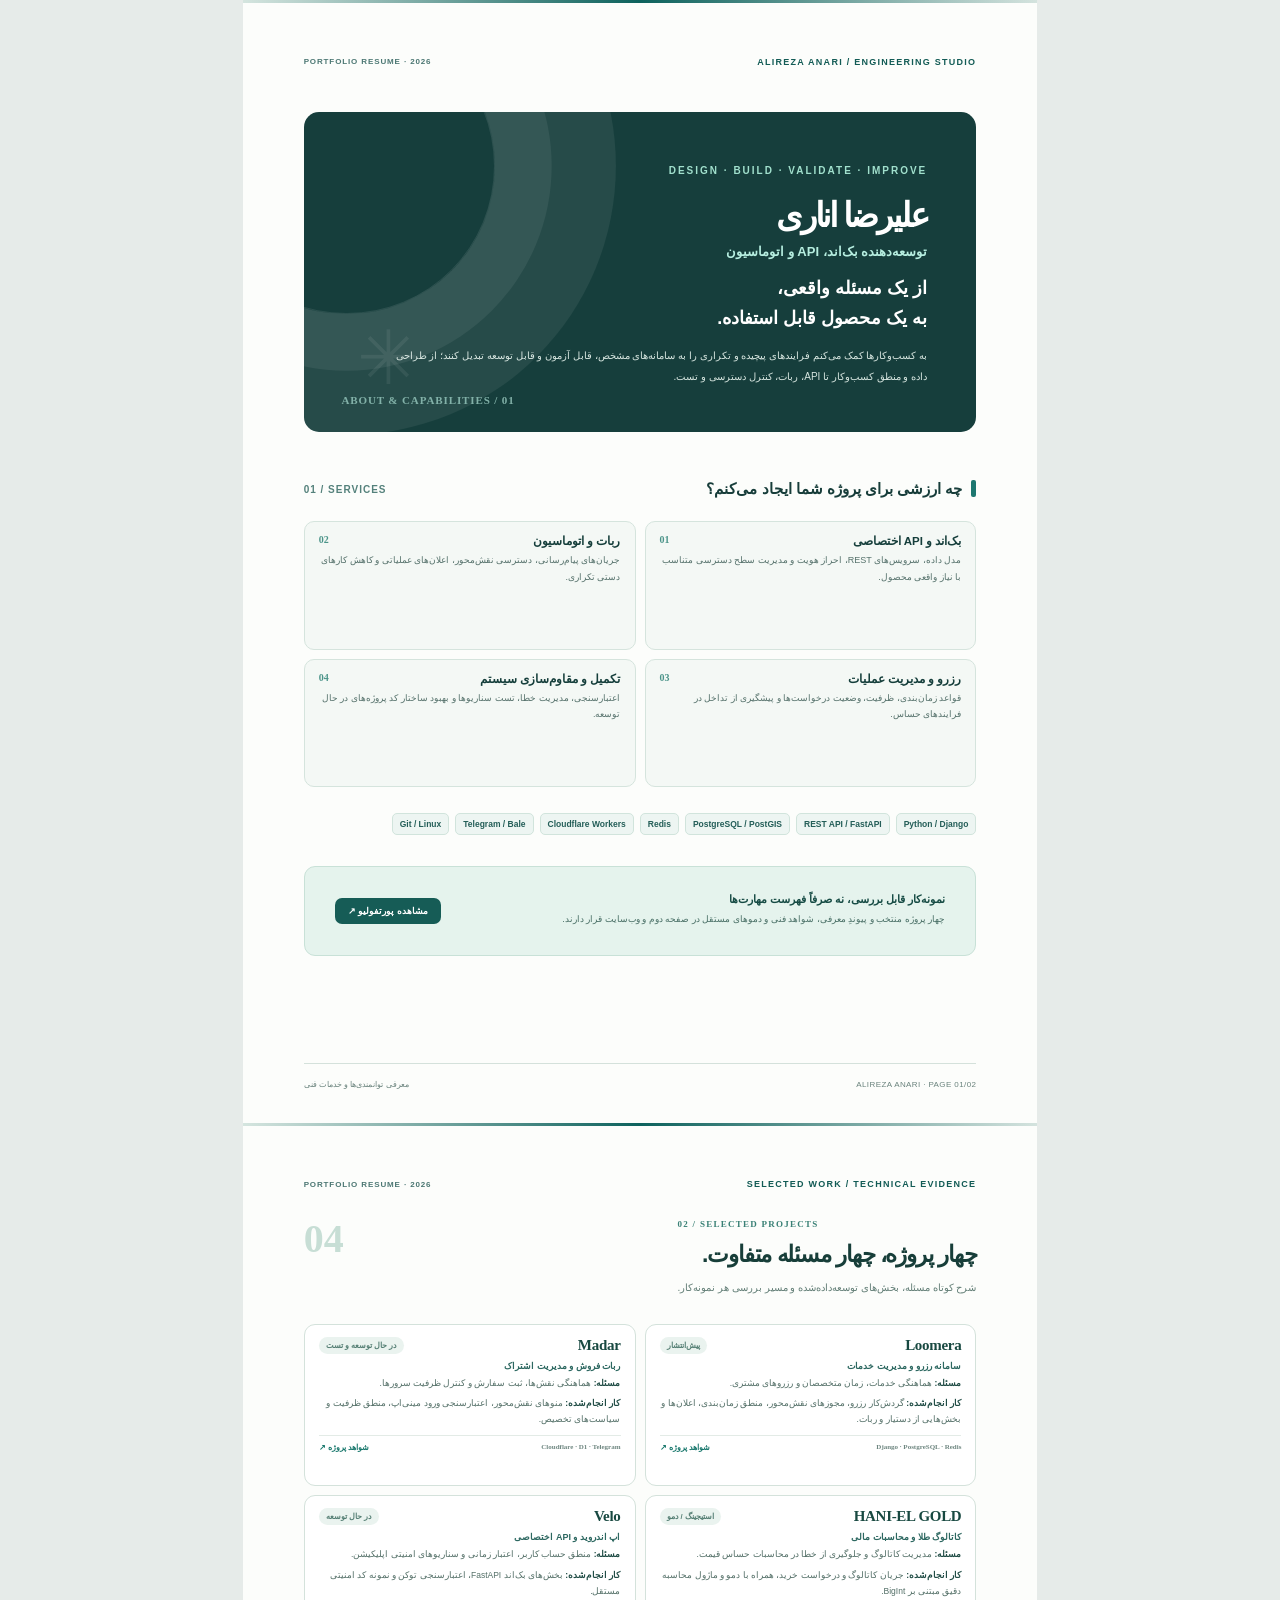
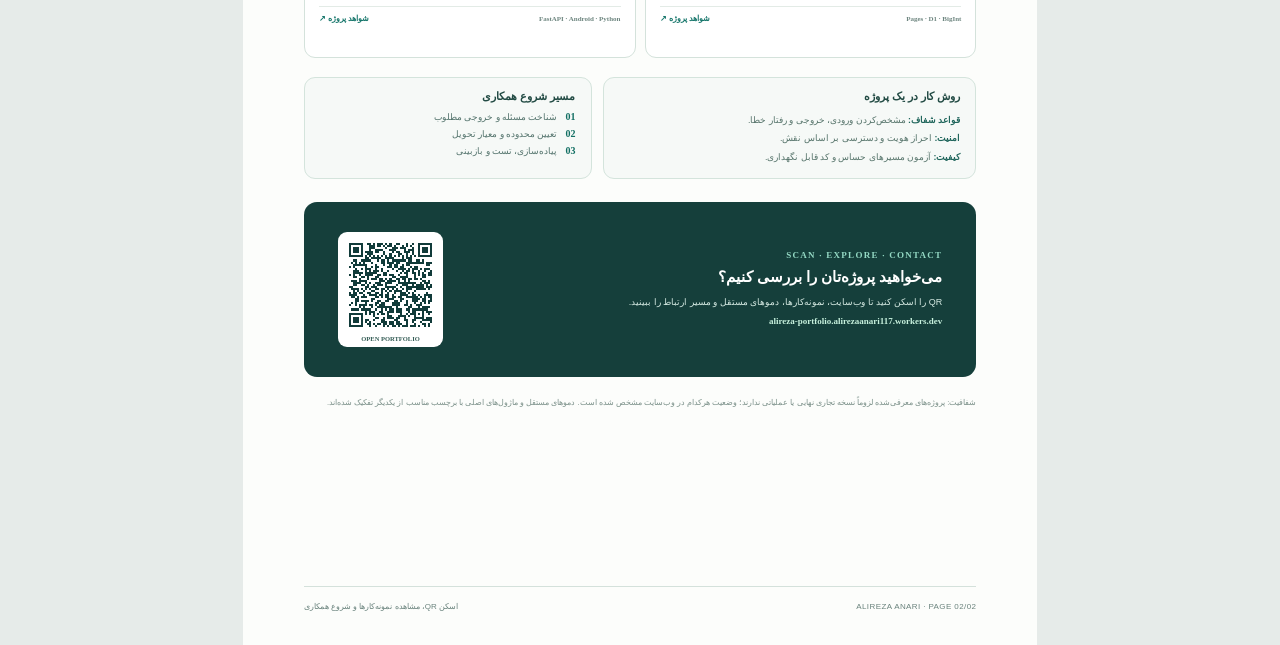
<file: portfolio-site/resume/Alireza-Anari-Resume.html>
<!doctype html><html lang="fa" dir="rtl"><head><meta charset="utf-8"><meta name="viewport" content="width=device-width,initial-scale=1"><title>علیرضا اناری | رزومه و معرفی پروژه‌ها</title><style>
@page{size:A4;margin:0}*{box-sizing:border-box}html,body{padding:0;margin:0;background:#e6ebe9;color:#183735;font-family:'Noto Sans Arabic','Noto Kufi Arabic',sans-serif;-webkit-print-color-adjust:exact;print-color-adjust:exact}a{color:inherit;text-decoration:none}.page{width:210mm;height:297mm;padding:15mm 16mm 13mm;background:#fcfdfb;margin:0 auto;overflow:hidden;position:relative;page-break-after:always;break-after:page}.page:last-child{page-break-after:auto;break-after:auto}p,h1,h2,h3{margin:0}.eng{font-family:'Inter',Arial,sans-serif;direction:ltr;unicode-bidi:embed}.topline{height:3px;background:linear-gradient(90deg,#d5e5df,#0d625d,#d4e3de);position:absolute;top:0;left:0;right:0}.bar{display:flex;justify-content:space-between;align-items:center;gap:10px;font-size:9px;color:#4c7773;font-weight:700}.bar strong{letter-spacing:.14em;font-family:Inter,Arial,sans-serif;font-size:9px;color:#125b55}.bar .series{font-family:Inter,Arial,sans-serif;direction:ltr;letter-spacing:.11em;font-size:8px}.hero{background:#163e3c;border-radius:15px;padding:14mm 13mm 12mm;margin-top:12mm;min-height:79mm;position:relative;overflow:hidden;color:#fff}.hero:before{content:"";position:absolute;width:78mm;height:78mm;border:1px solid #ffffff18;border-radius:50%;left:-28mm;top:-25mm;box-shadow:0 0 0 15mm #fff1,0 0 0 32mm #fff1}.hero:after{content:"✳";position:absolute;left:14mm;bottom:8mm;font-size:75px;opacity:.065;font-family:serif}.hero-kicker{font-family:Inter,sans-serif;direction:ltr;text-align:right;font-size:10px;letter-spacing:.2em;color:#a1e0cd;font-weight:700;margin-bottom:12px}.hero h1{font-size:34px;font-weight:850;line-height:1.6;letter-spacing:-.07em;position:relative}.hero .role{font-size:13px;color:#b6eee0;font-weight:700;margin:2px 0 15px}.hero .statement{font-size:18px;line-height:1.65;max-width:140mm;position:relative;font-weight:850;color:#fff}.hero .desc{font-size:10px;line-height:2.1;color:#d6e5df;max-width:144mm;margin-top:11px}.hero .decor{position:absolute;bottom:7mm;left:10mm;font:800 11px Inter;color:#82b1a8;letter-spacing:.08em}.section-head{display:flex;align-items:center;justify-content:space-between;margin-top:12mm;margin-bottom:5mm;gap:12px}.section-head h2{font-size:15px;line-height:1.65;font-weight:850;color:#173d3a}.section-head .index{font:800 10px Inter,sans-serif;letter-spacing:.1em;color:#54817b;direction:ltr}.section-head h2:before{content:"";display:inline-block;background:#1d7770;width:5px;height:17px;border-radius:2px;vertical-align:-3px;margin-left:9px}.quad{display:grid;grid-template-columns:1fr 1fr;gap:9px}.cap{border:1px solid #d5e4dd;border-radius:10px;background:#f4f8f5;min-height:34mm;padding:12px 14px}.cap .no{font:800 10px Inter;color:#4b9489;float:left;direction:ltr}.cap h3{font-size:11.5px;font-weight:850;color:#153e3b;margin-bottom:4px}.cap p{font-size:9px;line-height:1.85;color:#55716b}.stackrow{display:flex;flex-wrap:wrap;gap:6px;margin-top:7mm}.stackrow span{font:600 8.5px Inter,Arial,sans-serif;direction:ltr;padding:5px 7px;color:#245e58;background:#edf5f2;border:1px solid #d1e4dc;border-radius:5px}.proof{display:flex;align-items:center;justify-content:space-between;gap:14px;padding:7mm 8mm;background:#e5f3ed;border:1px solid #c8e1d7;border-radius:11px;margin-top:8mm}.proof b{display:block;font-size:11px;color:#164b44;margin-bottom:5px}.proof p{font-size:9px;line-height:1.95;color:#486e65}.proof a{display:block;background:#165c56;color:#fff;white-space:nowrap;padding:8px 13px;border-radius:7px;font-weight:700;font-size:9px}.footer{position:absolute;bottom:9mm;left:16mm;right:16mm;border-top:1px solid #d4e1db;padding-top:4mm;display:flex;justify-content:space-between;align-items:center;color:#6a837d;font-size:8px}.footer .eng{letter-spacing:.05em}.footer a{color:#2e6860}.p2-header{padding-top:8mm;display:flex;align-items:start;justify-content:space-between;gap:13px}.p2-header .eyebrow{font:800 9px Inter;direction:ltr;letter-spacing:.14em;color:#398075;margin-bottom:7px}.p2-header h2{font-size:23px;line-height:1.6;color:#173e39;letter-spacing:-.05em}.p2-header p{font-size:10px;color:#627e76;line-height:1.9;margin-top:5px}.p2-header .big-index{font:800 40px Inter;color:#c7ded5;line-height:1}.projects{display:grid;grid-template-columns:1fr 1fr;gap:9px;margin-top:7mm}.case{border:1px solid #d4e2db;border-radius:11px;padding:12px 14px;min-height:43mm;background:#fff}.case .casehead{display:flex;justify-content:space-between;gap:6px;align-items:center;margin-bottom:7px}.case h3{font:800 15px Inter;letter-spacing:-.02em;color:#184941;direction:ltr}.case .status{font-size:7.5px;font-weight:700;color:#547e73;background:#eaf3ef;border-radius:50px;padding:4px 7px;white-space:nowrap}.case .category{font-size:9px;font-weight:800;color:#2d6861;margin-bottom:5px}.case p{font-size:8.5px;line-height:1.85;color:#547068;margin-top:5px}.case p b{color:#214d46}.case .foot{display:flex;justify-content:space-between;align-items:center;gap:8px;padding-top:7px;margin-top:7px;border-top:1px solid #e3ebe6}.case .foot span{font:600 7px Inter;color:#6f8781}.case .foot a{font-size:8px;color:#16766b;font-weight:750}.midsection{display:grid;grid-template-columns:1.13fr .87fr;gap:11px;margin-top:5mm}.discipline{border:1px solid #d4e4dc;border-radius:11px;padding:12px 15px;background:#f6f9f7}.discipline h3,.flowbox h3{font-size:11px;font-weight:850;color:#214a43;margin-bottom:8px}.discipline p{font-size:8.8px;color:#56746b;line-height:2.1}.discipline b{color:#20665c}.flowbox{border:1px solid #d4e4dc;border-radius:11px;padding:12px 15px;background:#f6f9f7}.flowbox .step{display:flex;align-items:baseline;gap:8px;margin:6px 0;color:#53736c;font-size:8.6px}.flowbox .step em{font-style:normal;color:#126f63;font:800 10px Inter;direction:ltr}.contact{background:#153f3b;border-radius:13px;color:white;display:grid;grid-template-columns:1fr 28mm;align-items:center;gap:12px;padding:8mm 9mm;margin-top:6mm;min-height:37mm}.contact .label{font:800 9px Inter;letter-spacing:.14em;color:#94d9c4;direction:ltr;text-align:right}.contact h3{font-size:15px;line-height:1.7;margin-top:4px;font-weight:850}.contact p{font-size:9px;color:#d7ebe4;line-height:1.8;margin-top:4px}.contact .link{font:600 9px Inter;direction:ltr;display:inline-block;color:#c7f1dd;margin-top:6px;max-width:100%;overflow-wrap:anywhere}.qr-shell{background:white;padding:5px;border-radius:9px;text-align:center;position:relative}.qr-shell img{display:block;width:100%;height:auto;image-rendering:pixelated}.scan-note{color:#355d56;font:800 6.5px Inter;margin-top:2px;direction:ltr}.p2-footnote{font-size:7.6px;color:#7c918a;line-height:1.85;margin-top:5mm}.muted{color:#67857d}
</style></head><body>
<article class="page"><div class="topline"></div><header class="bar"><strong>ALIREZA ANARI / ENGINEERING STUDIO</strong><span class="series">PORTFOLIO RESUME · 2026</span></header>
<section class="hero"><div class="hero-kicker">DESIGN · BUILD · VALIDATE · IMPROVE</div><h1>علیرضا اناری</h1><div class="role">توسعه‌دهنده بک‌اند، API و اتوماسیون</div><div class="statement">از یک مسئله واقعی،<br>به یک محصول قابل استفاده.</div><p class="desc">به کسب‌وکارها کمک می‌کنم فرایندهای پیچیده و تکراری را به سامانه‌های مشخص، قابل آزمون و قابل توسعه تبدیل کنند؛ از طراحی داده و منطق کسب‌وکار تا API، ربات، کنترل دسترسی و تست.</p><div class="decor">01 / ABOUT & CAPABILITIES</div></section>
<section><div class="section-head"><h2>چه ارزشی برای پروژه شما ایجاد می‌کنم؟</h2><span class="index">01 / SERVICES</span></div><div class="quad">
<div class="cap"><span class="no">01</span><h3>بک‌اند و API اختصاصی</h3><p>مدل داده، سرویس‌های REST، احراز هویت و مدیریت سطح دسترسی متناسب با نیاز واقعی محصول.</p></div>
<div class="cap"><span class="no">02</span><h3>ربات و اتوماسیون</h3><p>جریان‌های پیام‌رسانی، دسترسی نقش‌محور، اعلان‌های عملیاتی و کاهش کارهای دستی تکراری.</p></div>
<div class="cap"><span class="no">03</span><h3>رزرو و مدیریت عملیات</h3><p>قواعد زمان‌بندی، ظرفیت، وضعیت درخواست‌ها و پیشگیری از تداخل در فرایندهای حساس.</p></div>
<div class="cap"><span class="no">04</span><h3>تکمیل و مقاوم‌سازی سیستم</h3><p>اعتبارسنجی، مدیریت خطا، تست سناریوها و بهبود ساختار کد پروژه‌های در حال توسعه.</p></div>
</div></section>
<div class="stackrow"><span>Python / Django</span><span>REST API / FastAPI</span><span>PostgreSQL / PostGIS</span><span>Redis</span><span>Cloudflare Workers</span><span>Telegram / Bale</span><span>Git / Linux</span></div>
<div class="proof"><div><b>نمونه‌کار قابل بررسی، نه صرفاً فهرست مهارت‌ها</b><p>چهار پروژه منتخب و پیوندِ معرفی، شواهد فنی و دموهای مستقل در صفحه دوم و وب‌سایت قرار دارند.</p></div><a href="https://alireza-portfolio.alirezaanari117.workers.dev/">مشاهده پورتفولیو ↗</a></div>
<footer class="footer"><span class="eng">ALIREZA ANARI · PAGE 01/02</span><span>معرفی توانمندی‌ها و خدمات فنی</span></footer>
</article>
<article class="page"><div class="topline"></div><header class="bar"><strong>SELECTED WORK / TECHNICAL EVIDENCE</strong><span class="series">PORTFOLIO RESUME · 2026</span></header>
<section class="p2-header"><div><div class="eyebrow">02 / SELECTED PROJECTS</div><h2>چهار پروژه، چهار مسئله متفاوت.</h2><p>شرح کوتاه مسئله، بخش‌های توسعه‌داده‌شده و مسیر بررسی هر نمونه‌کار.</p></div><div class="big-index">04</div></section>
<div class="projects">
<div class="case"><div class="casehead"><h3>Loomera</h3><span class="status">پیش‌انتشار</span></div><div class="category">سامانه رزرو و مدیریت خدمات</div><p><b>مسئله:</b> هماهنگی خدمات، زمان متخصصان و رزروهای مشتری.</p><p><b>کار انجام‌شده:</b> گردش‌کار رزرو، مجوزهای نقش‌محور، منطق زمان‌بندی، اعلان‌ها و بخش‌هایی از دستیار و ربات.</p><div class="foot"><span>Django · PostgreSQL · Redis</span><a href="https://alireza-portfolio.alirezaanari117.workers.dev/projects/loomera">شواهد پروژه ↗</a></div></div>
<div class="case"><div class="casehead"><h3>Madar</h3><span class="status">در حال توسعه و تست</span></div><div class="category">ربات فروش و مدیریت اشتراک</div><p><b>مسئله:</b> هماهنگی نقش‌ها، ثبت سفارش و کنترل ظرفیت سرورها.</p><p><b>کار انجام‌شده:</b> منوهای نقش‌محور، اعتبارسنجی ورود مینی‌اپ، منطق ظرفیت و سیاست‌های تخصیص.</p><div class="foot"><span>Cloudflare · D1 · Telegram</span><a href="https://alireza-portfolio.alirezaanari117.workers.dev/projects/madar">شواهد پروژه ↗</a></div></div>
<div class="case"><div class="casehead"><h3>HANI-EL GOLD</h3><span class="status">استیجینگ / دمو</span></div><div class="category">کاتالوگ طلا و محاسبات مالی</div><p><b>مسئله:</b> مدیریت کاتالوگ و جلوگیری از خطا در محاسبات حساس قیمت.</p><p><b>کار انجام‌شده:</b> جریان کاتالوگ و درخواست خرید، همراه با دمو و ماژول محاسبه دقیق مبتنی بر BigInt.</p><div class="foot"><span>Pages · D1 · BigInt</span><a href="https://alireza-portfolio.alirezaanari117.workers.dev/projects/haniel-gold">شواهد پروژه ↗</a></div></div>
<div class="case"><div class="casehead"><h3>Velo</h3><span class="status">در حال توسعه</span></div><div class="category">اپ اندروید و API اختصاصی</div><p><b>مسئله:</b> منطق حساب کاربر، اعتبار زمانی و سناریوهای امنیتی اپلیکیشن.</p><p><b>کار انجام‌شده:</b> بخش‌های بک‌اند FastAPI، اعتبارسنجی توکن و نمونه کد امنیتی مستقل.</p><div class="foot"><span>FastAPI · Android · Python</span><a href="https://alireza-portfolio.alirezaanari117.workers.dev/projects/velo">شواهد پروژه ↗</a></div></div>
</div>
<div class="midsection"><div class="discipline"><h3>روش کار در یک پروژه</h3><p><b>قواعد شفاف:</b> مشخص‌کردن ورودی، خروجی و رفتار خطا.<br><b>امنیت:</b> احراز هویت و دسترسی بر اساس نقش.<br><b>کیفیت:</b> آزمون مسیرهای حساس و کد قابل نگهداری.</p></div><div class="flowbox"><h3>مسیر شروع همکاری</h3><div class="step"><em>01</em><span>شناخت مسئله و خروجی مطلوب</span></div><div class="step"><em>02</em><span>تعیین محدوده و معیار تحویل</span></div><div class="step"><em>03</em><span>پیاده‌سازی، تست و بازبینی</span></div></div></div>
<div class="contact"><div><div class="label">SCAN · EXPLORE · CONTACT</div><h3>می‌خواهید پروژه‌تان را بررسی کنیم؟</h3><p>QR را اسکن کنید تا وب‌سایت، نمونه‌کارها، دموهای مستقل و مسیر ارتباط را ببینید.</p><a class="link" href="https://alireza-portfolio.alirezaanari117.workers.dev/">alireza-portfolio.alirezaanari117.workers.dev</a></div><a class="qr-shell" href="https://alireza-portfolio.alirezaanari117.workers.dev/"><img src="[data-uri]" alt="QR code to portfolio website"><div class="scan-note">OPEN PORTFOLIO</div></a></div>
<p class="p2-footnote">شفافیت: پروژه‌های معرفی‌شده لزوماً نسخه تجاری نهایی یا عملیاتی ندارند؛ وضعیت هرکدام در وب‌سایت مشخص شده است. دموهای مستقل و ماژول‌های اصلی با برچسب مناسب از یکدیگر تفکیک شده‌اند.</p>
<footer class="footer"><span class="eng">ALIREZA ANARI · PAGE 02/02</span><span>اسکن QR، مشاهده نمونه‌کارها و شروع همکاری</span></footer>
</article></body></html>
</file>
